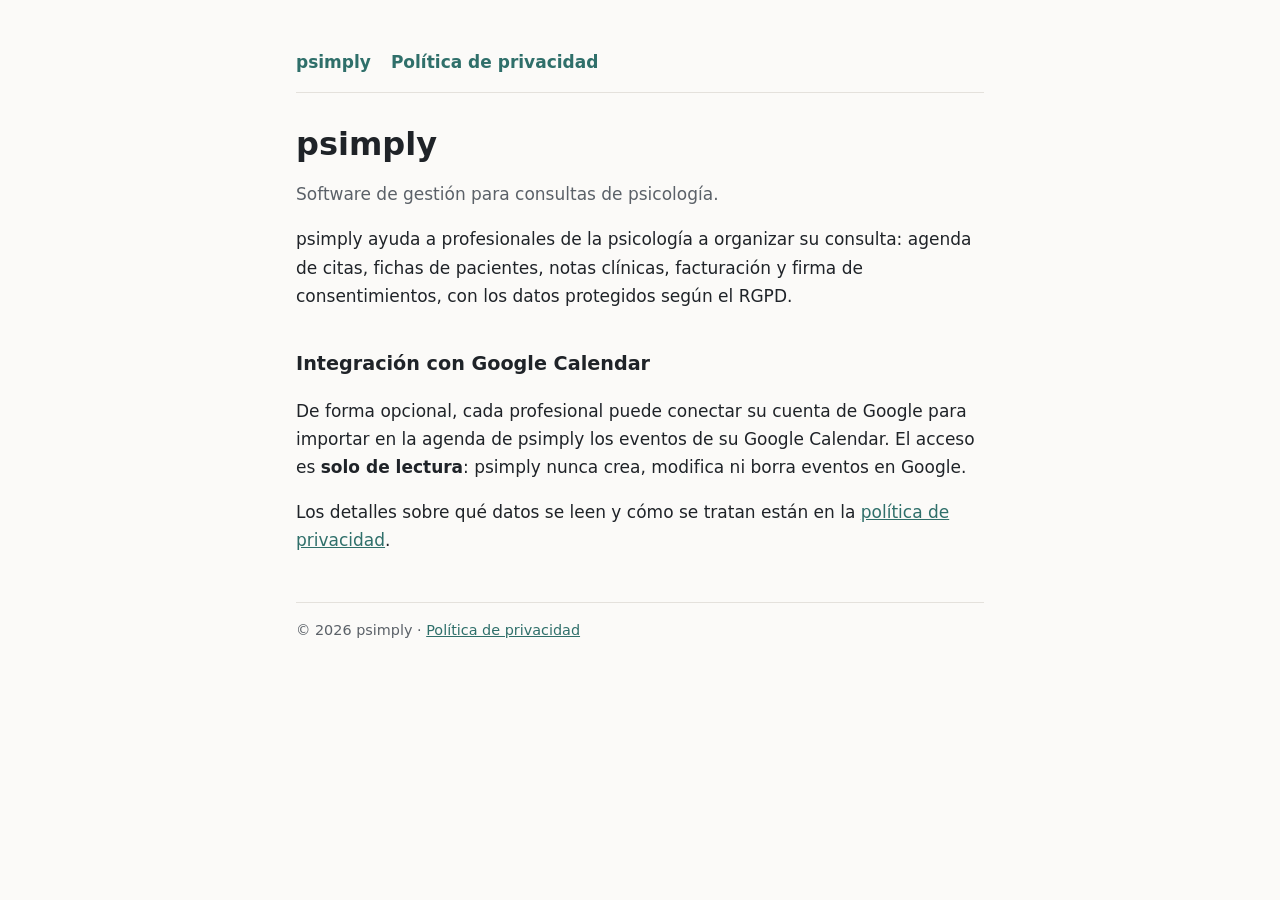
<file: index.html>
<!doctype html>
<html lang="es">
<head>
<meta charset="utf-8">
<meta name="viewport" content="width=device-width, initial-scale=1">
<title>psimply</title>
<meta name="description" content="psimply: software de gestión para consultas de psicología.">
<link rel="stylesheet" href="style.css">
</head>
<body>
<main>
<nav><a href="./">psimply</a><a href="privacy.html">Política de privacidad</a></nav>
<h1>psimply</h1>
<p class="muted">Software de gestión para consultas de psicología.</p>

<p>psimply ayuda a profesionales de la psicología a organizar su consulta: agenda de citas, fichas de pacientes, notas clínicas, facturación y firma de consentimientos, con los datos protegidos según el RGPD.</p>

<h2>Integración con Google Calendar</h2>
<p>De forma opcional, cada profesional puede conectar su cuenta de Google para importar en la agenda de psimply los eventos de su Google Calendar. El acceso es <strong>solo de lectura</strong>: psimply nunca crea, modifica ni borra eventos en Google.</p>
<p>Los detalles sobre qué datos se leen y cómo se tratan están en la <a href="privacy.html">política de privacidad</a>.</p>

<footer>© 2026 psimply · <a href="privacy.html">Política de privacidad</a></footer>
</main>
</body>
</html>
</file>
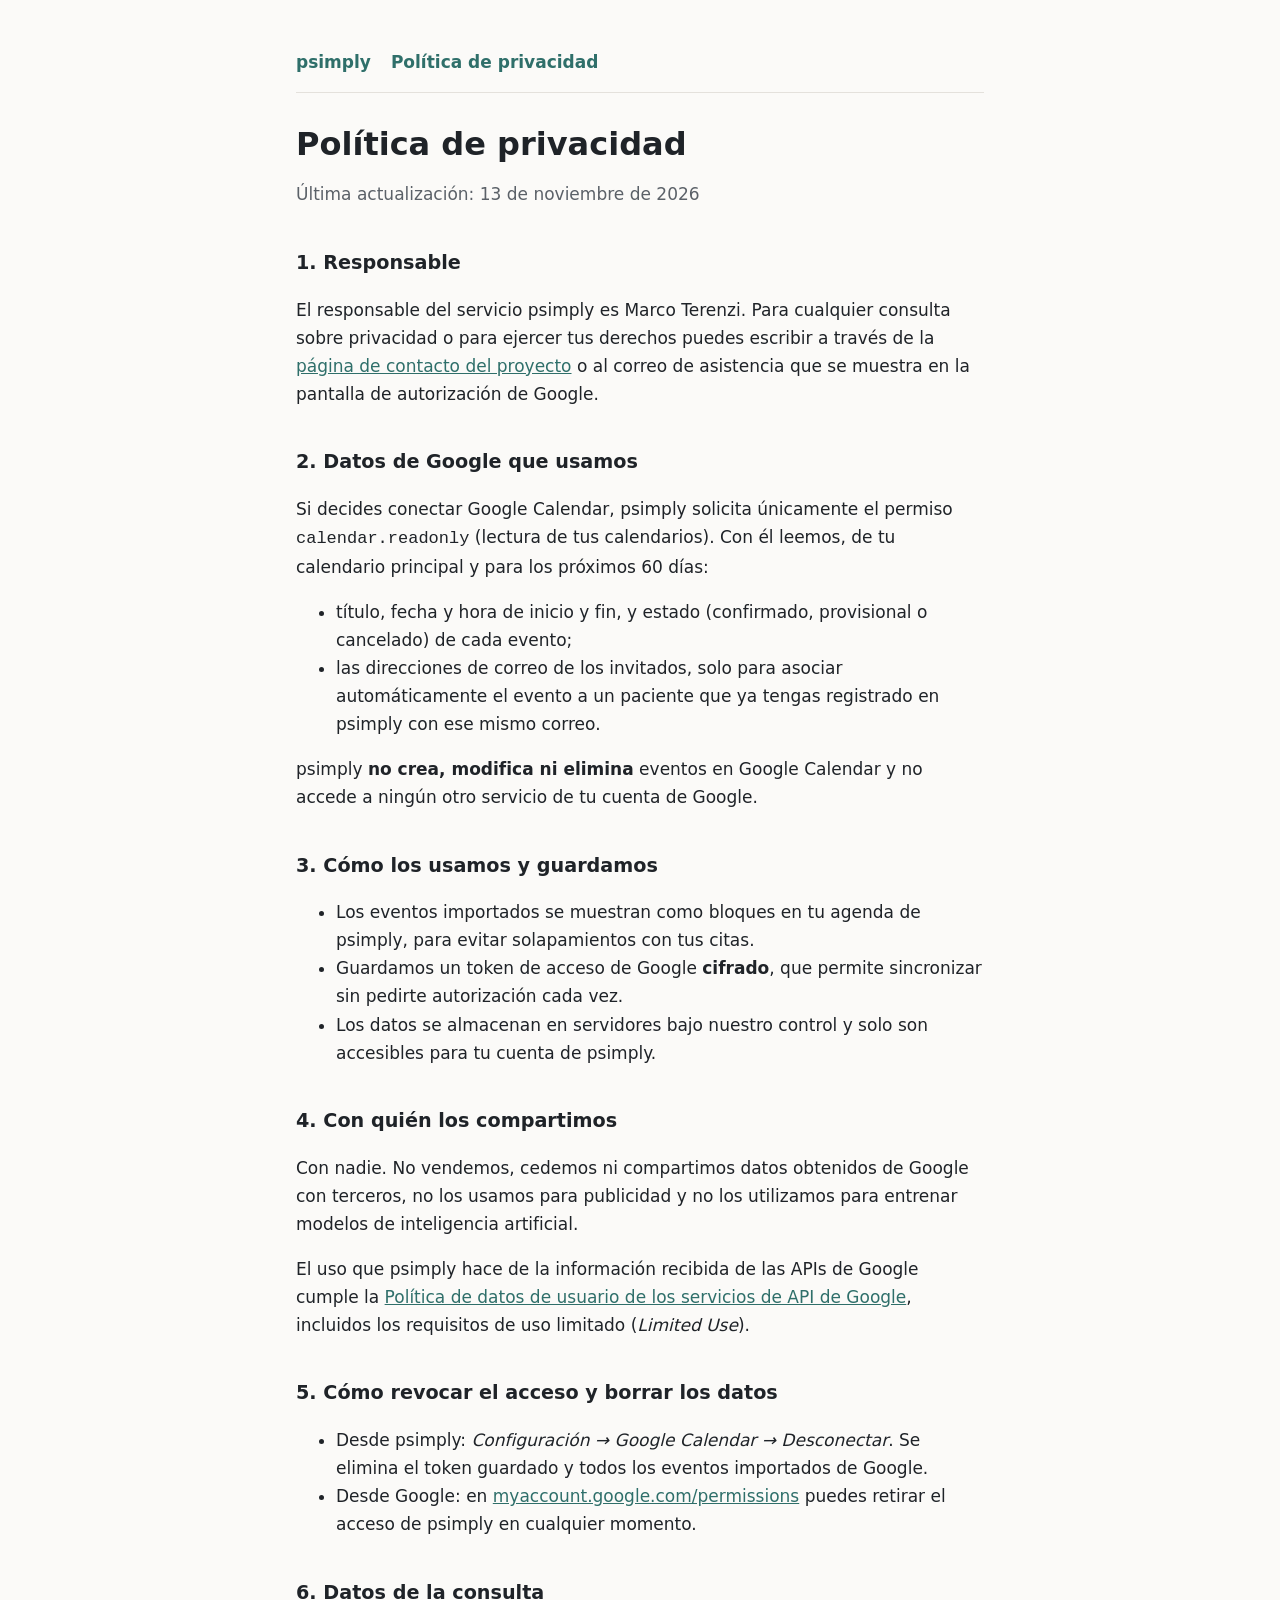
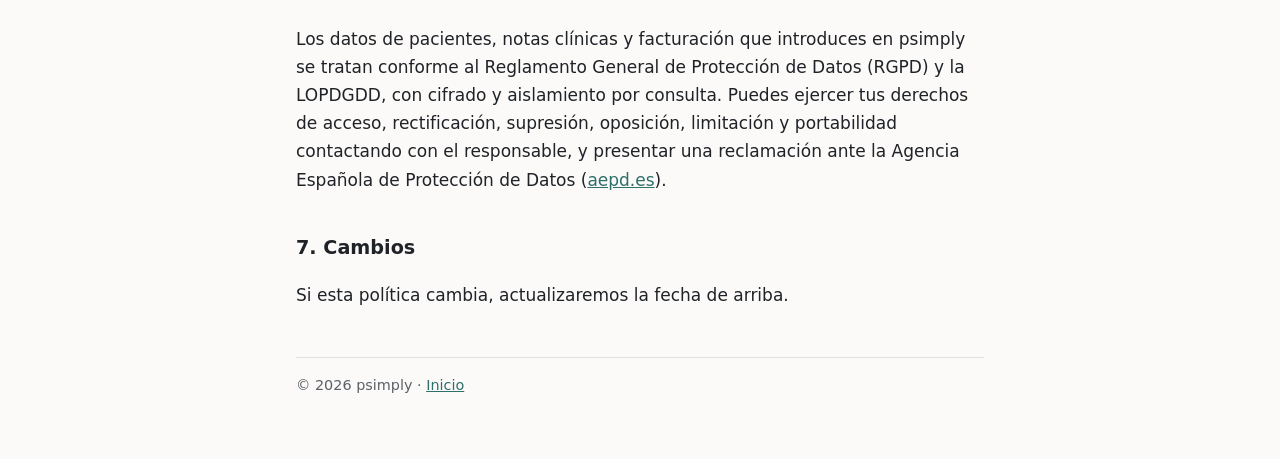
<file: privacy.html>
<!doctype html>
<html lang="es">
<head>
<meta charset="utf-8">
<meta name="viewport" content="width=device-width, initial-scale=1">
<title>Política de privacidad · psimply</title>
<meta name="description" content="Política de privacidad de psimply y del uso de datos de Google Calendar.">
<link rel="stylesheet" href="style.css">
</head>
<body>
<main>
<nav><a href="./">psimply</a><a href="privacy.html">Política de privacidad</a></nav>
<h1>Política de privacidad</h1>
<p class="muted">Última actualización: 13 de noviembre de 2026</p>

<h2>1. Responsable</h2>
<p>El responsable del servicio psimply es Marco Terenzi. Para cualquier consulta sobre privacidad o para ejercer tus derechos puedes escribir a través de la <a href="https://github.com/marcoterenzi/psimply-legal/issues">página de contacto del proyecto</a> o al correo de asistencia que se muestra en la pantalla de autorización de Google.</p>

<h2>2. Datos de Google que usamos</h2>
<p>Si decides conectar Google Calendar, psimply solicita únicamente el permiso <code>calendar.readonly</code> (lectura de tus calendarios). Con él leemos, de tu calendario principal y para los próximos 60 días:</p>
<ul>
  <li>título, fecha y hora de inicio y fin, y estado (confirmado, provisional o cancelado) de cada evento;</li>
  <li>las direcciones de correo de los invitados, solo para asociar automáticamente el evento a un paciente que ya tengas registrado en psimply con ese mismo correo.</li>
</ul>
<p>psimply <strong>no crea, modifica ni elimina</strong> eventos en Google Calendar y no accede a ningún otro servicio de tu cuenta de Google.</p>

<h2>3. Cómo los usamos y guardamos</h2>
<ul>
  <li>Los eventos importados se muestran como bloques en tu agenda de psimply, para evitar solapamientos con tus citas.</li>
  <li>Guardamos un token de acceso de Google <strong>cifrado</strong>, que permite sincronizar sin pedirte autorización cada vez.</li>
  <li>Los datos se almacenan en servidores bajo nuestro control y solo son accesibles para tu cuenta de psimply.</li>
</ul>

<h2>4. Con quién los compartimos</h2>
<p>Con nadie. No vendemos, cedemos ni compartimos datos obtenidos de Google con terceros, no los usamos para publicidad y no los utilizamos para entrenar modelos de inteligencia artificial.</p>
<p>El uso que psimply hace de la información recibida de las APIs de Google cumple la <a href="https://developers.google.com/terms/api-services-user-data-policy">Política de datos de usuario de los servicios de API de Google</a>, incluidos los requisitos de uso limitado (<em>Limited Use</em>).</p>

<h2>5. Cómo revocar el acceso y borrar los datos</h2>
<ul>
  <li>Desde psimply: <em>Configuración → Google Calendar → Desconectar</em>. Se elimina el token guardado y todos los eventos importados de Google.</li>
  <li>Desde Google: en <a href="https://myaccount.google.com/permissions">myaccount.google.com/permissions</a> puedes retirar el acceso de psimply en cualquier momento.</li>
</ul>

<h2>6. Datos de la consulta</h2>
<p>Los datos de pacientes, notas clínicas y facturación que introduces en psimply se tratan conforme al Reglamento General de Protección de Datos (RGPD) y la LOPDGDD, con cifrado y aislamiento por consulta. Puedes ejercer tus derechos de acceso, rectificación, supresión, oposición, limitación y portabilidad contactando con el responsable, y presentar una reclamación ante la Agencia Española de Protección de Datos (<a href="https://www.aepd.es">aepd.es</a>).</p>

<h2>7. Cambios</h2>
<p>Si esta política cambia, actualizaremos la fecha de arriba.</p>

<footer>© 2026 psimply · <a href="./">Inicio</a></footer>
</main>
</body>
</html>
</file>
<file: style.css>
:root { --bg: #fbfaf8; --fg: #1f2328; --muted: #5b6168; --accent: #2f6f6a; --line: #e4e1dc; }
@media (prefers-color-scheme: dark) { :root { --bg: #16181b; --fg: #e8e6e3; --muted: #a0a5ab; --accent: #7cc2bb; --line: #2c3035; } }
* { box-sizing: border-box; }
body { margin: 0; background: var(--bg); color: var(--fg); font: 17px/1.65 system-ui, -apple-system, "Segoe UI", sans-serif; }
main { max-width: 720px; margin: 0 auto; padding: 48px 16px 64px; }
h1 { font-size: 2rem; line-height: 1.2; margin: 0 0 8px; }
h2 { font-size: 1.2rem; margin: 2em 0 .4em; }
p, li { color: var(--fg); }
.muted { color: var(--muted); }
a { color: var(--accent); }
nav { display: flex; gap: 20px; padding-bottom: 16px; margin-bottom: 32px; border-bottom: 1px solid var(--line); }
nav a { text-decoration: none; font-weight: 600; }
footer { margin-top: 48px; padding-top: 16px; border-top: 1px solid var(--line); font-size: .9rem; color: var(--muted); }
</file>
